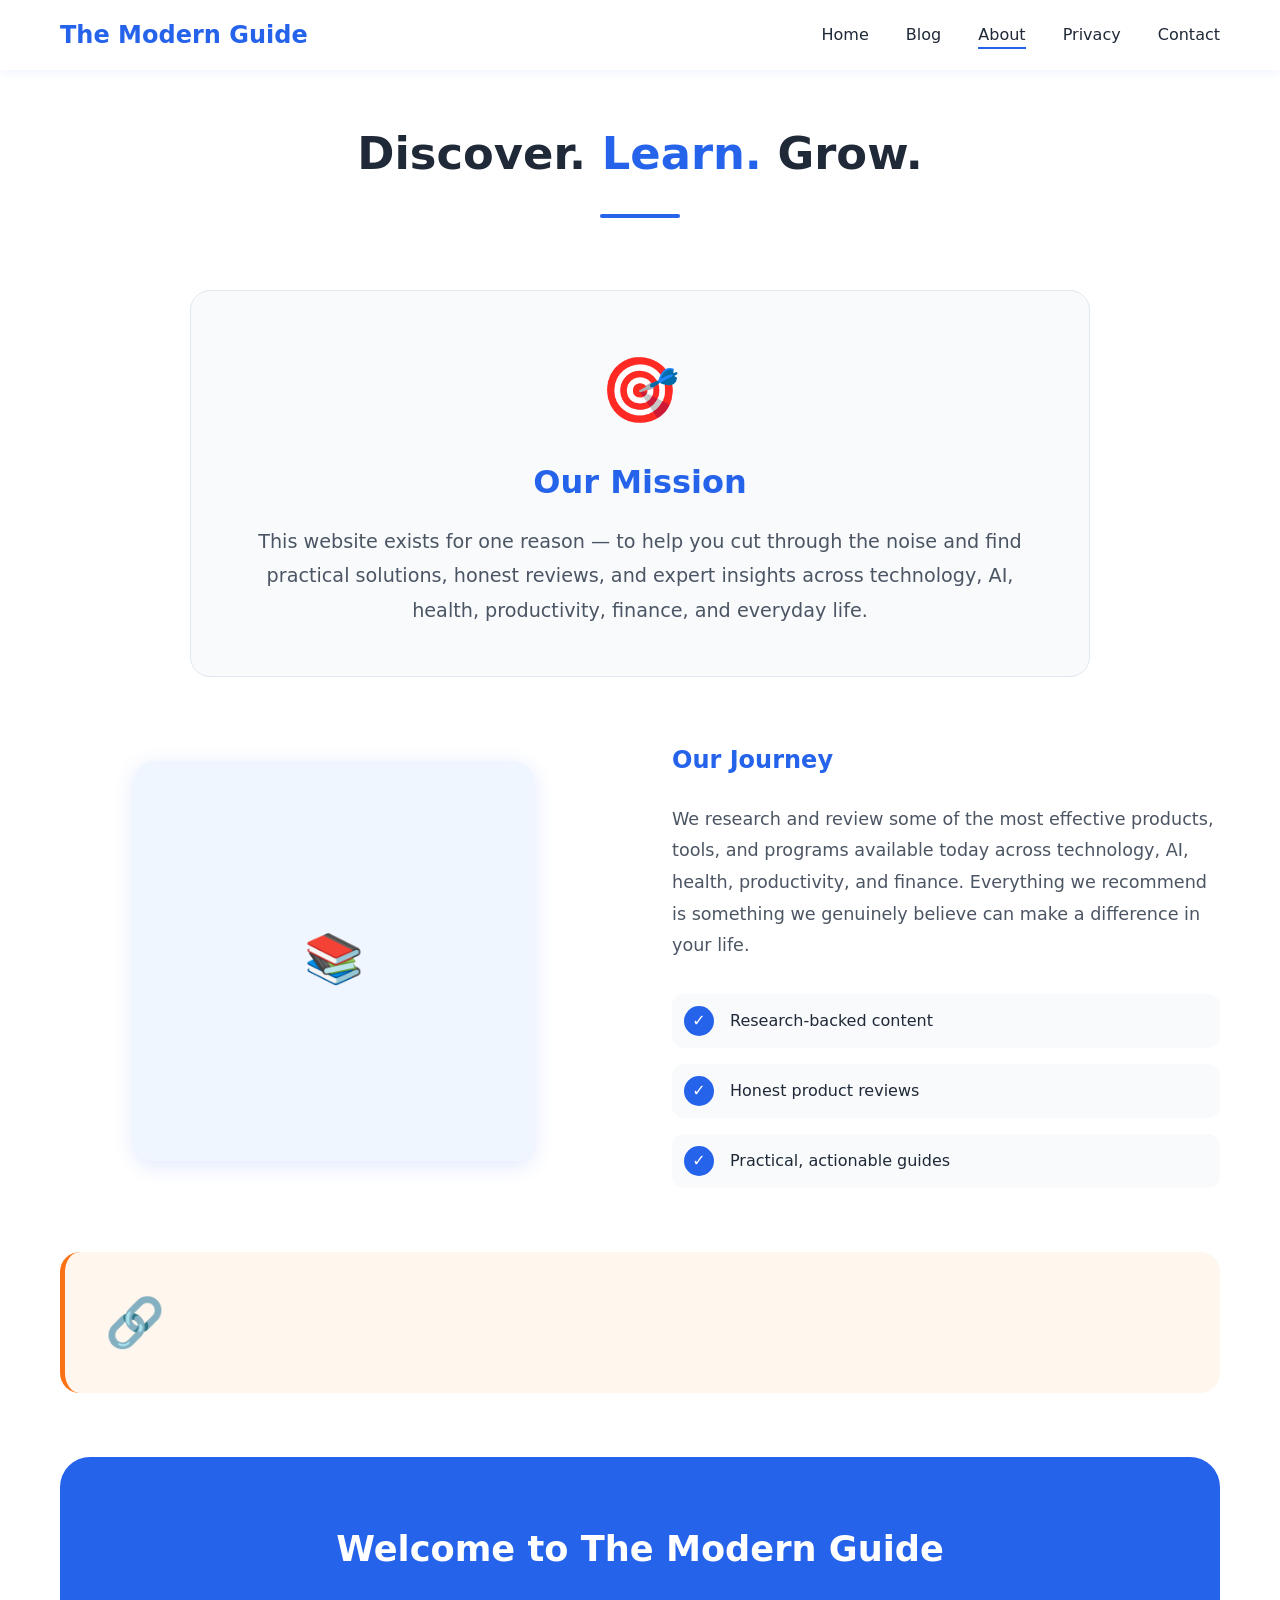
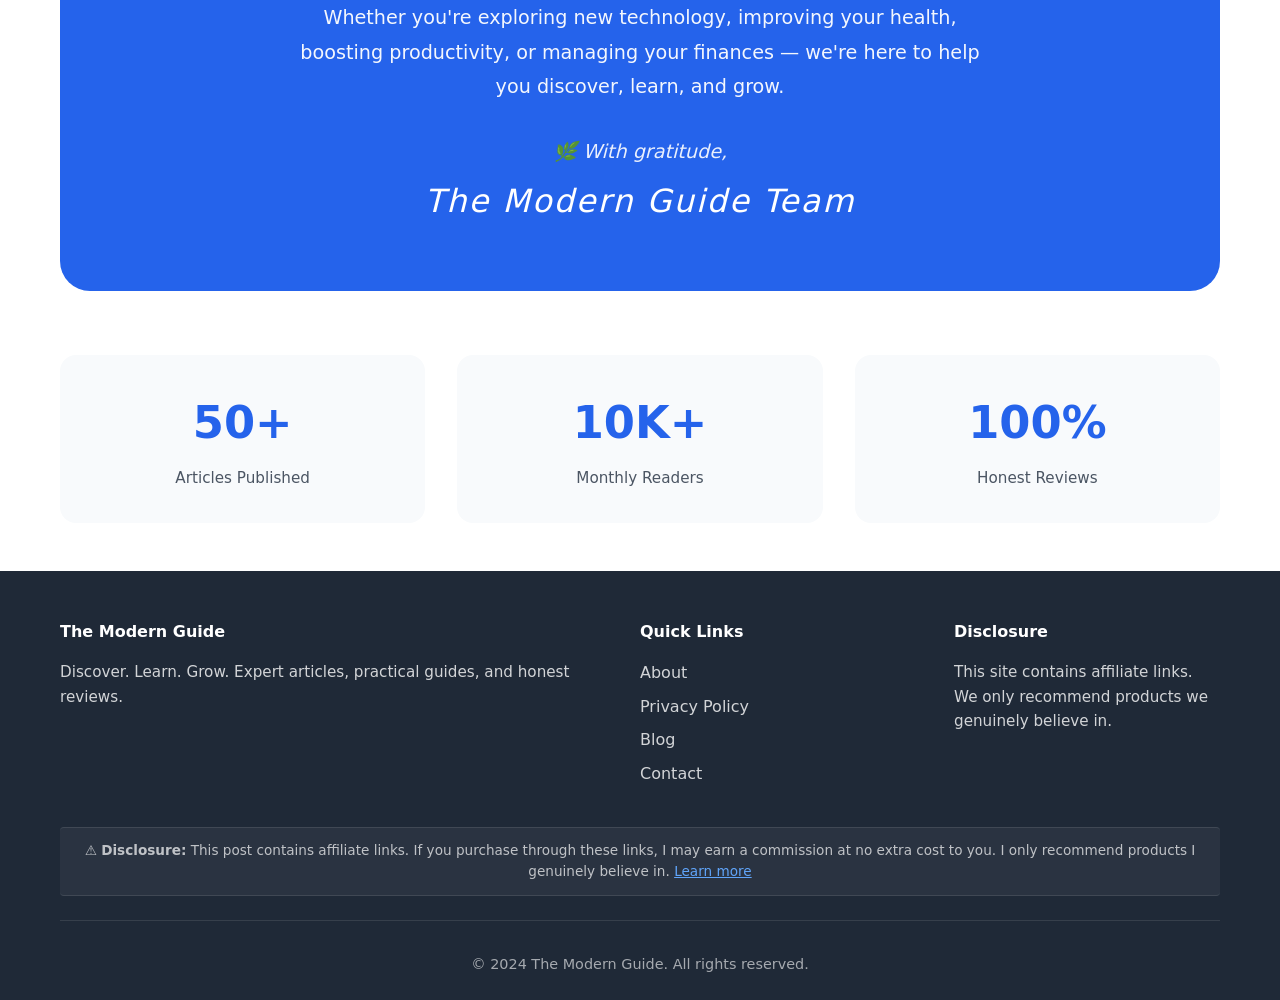
<file: about.html>
<!DOCTYPE html>
<html lang="en">
<head>
    <meta charset="UTF-8">
    <meta name="viewport" content="width=device-width, initial-scale=1.0">
    <meta name="description" content="About The Modern Guide - Discover. Learn. Grow. Expert articles, practical guides, and product reviews.">
    <title>About - The Modern Guide</title>
    
    <style>
        /* ===== MODERN GUIDE - ABOUT PAGE CSS ===== */
        * {
            margin: 0;
            padding: 0;
            box-sizing: border-box;
        }

        :root {
            --primary: #2563EB;
            --primary-hover: #1D4ED8;
            --secondary: #60A5FA;
            --accent: #F97316;
            --text: #1F2937;
            --text-light: #4B5563;
            --background: #FFFFFF;
            --light-bg: #F8FAFC;
            --gray-border: #E2E8F0;
            --shadow: 0 2px 10px rgba(37, 99, 235, 0.08);
            --shadow-hover: 0 5px 20px rgba(37, 99, 235, 0.15);
            --transition: 0.3s ease;
        }

        body {
            font-family: 'Segoe UI', system-ui, -apple-system, sans-serif;
            line-height: 1.6;
            color: var(--text);
            background: var(--background);
        }

        .container {
            max-width: 1200px;
            margin: 0 auto;
            padding: 0 20px;
        }

        .header {
            background: var(--background);
            box-shadow: var(--shadow);
            position: sticky;
            top: 0;
            z-index: 100;
            padding: 1rem 0;
        }

        .nav-container {
            max-width: 1200px;
            margin: 0 auto;
            padding: 0 20px;
            display: flex;
            justify-content: space-between;
            align-items: center;
        }

        .logo {
            font-size: 1.5rem;
            font-weight: bold;
            color: var(--primary);
            text-decoration: none;
        }

        .nav-links a {
            color: var(--text);
            text-decoration: none;
            margin-left: 2rem;
            font-weight: 500;
            transition: color var(--transition);
            position: relative;
        }

        .nav-links a::after {
            content: '';
            position: absolute;
            bottom: -5px;
            left: 0;
            width: 0;
            height: 2px;
            background: var(--primary);
            transition: width var(--transition);
        }

        .nav-links a:hover::after,
        .nav-links a.active::after {
            width: 100%;
        }

        .nav-links a:hover {
            color: var(--primary);
        }

        .about-hero {
            text-align: center;
            padding: 3rem 0 1rem;
        }

        .about-hero h1 {
            font-size: 2.8rem;
            color: var(--text);
            max-width: 800px;
            margin: 0 auto 1rem;
        }

        .about-hero h1 span {
            color: var(--primary);
        }

        .hero-divider {
            width: 80px;
            height: 4px;
            background: var(--primary);
            margin: 1.5rem auto;
            border-radius: 2px;
        }

        .mission-section {
            max-width: 900px;
            margin: 2rem auto 4rem;
        }

        .mission-card {
            background: var(--light-bg);
            padding: 3rem;
            border-radius: 20px;
            text-align: center;
            border: 1px solid var(--gray-border);
            transition: all var(--transition);
        }

        .mission-card:hover {
            transform: translateY(-5px);
            box-shadow: var(--shadow-hover);
        }

        .mission-icon {
            font-size: 4rem;
            margin-bottom: 1rem;
        }

        .mission-card h2 {
            font-size: 2rem;
            color: var(--primary);
            margin-bottom: 1rem;
        }

        .mission-text {
            font-size: 1.2rem;
            line-height: 1.8;
            color: var(--text-light);
        }

        .story-grid {
            display: grid;
            grid-template-columns: 1fr 1fr;
            gap: 4rem;
            margin-bottom: 4rem;
            align-items: center;
        }

        .story-image {
            text-align: center;
        }

        .story-image img {
            max-width: 100%;
            border-radius: 20px;
            box-shadow: var(--shadow-hover);
        }

        .story-content h2 {
            color: var(--primary);
            margin-bottom: 1.5rem;
        }

        .story-content p {
            font-size: 1.1rem;
            color: var(--text-light);
            margin-bottom: 2rem;
            line-height: 1.8;
        }

        .values-list {
            display: flex;
            flex-direction: column;
            gap: 1rem;
        }

        .value-item {
            display: flex;
            align-items: center;
            gap: 1rem;
            padding: 0.75rem;
            background: var(--light-bg);
            border-radius: 12px;
            transition: all var(--transition);
        }

        .value-item:hover {
            transform: translateX(10px);
            background: #EFF6FF;
        }

        .value-icon {
            width: 30px;
            height: 30px;
            background: var(--primary);
            color: white;
            border-radius: 50%;
            display: flex;
            align-items: center;
            justify-content: center;
            font-weight: bold;
        }

        .disclosure-card {
            background: #FFF7ED;
            padding: 2rem 2.5rem;
            border-radius: 20px;
            display: flex;
            gap: 2rem;
            align-items: center;
            margin-bottom: 4rem;
            border-left: 5px solid var(--accent);
            transition: all var(--transition);
        }

        .disclosure-card:hover {
            transform: translateX(10px);
            box-shadow: var(--shadow-hover);
        }

        .disclosure-icon {
            font-size: 3rem;
        }

        .disclosure-content h3 {
            color: #C2410C;
            margin-bottom: 0.5rem;
        }

        .disclosure-content p {
            color: #7C2D12;
            font-size: 0.95rem;
            line-height: 1.6;
        }

        .welcome-section {
            margin-bottom: 4rem;
        }

        .welcome-card {
            background: var(--primary);
            color: white;
            padding: 4rem 3rem;
            border-radius: 30px;
            text-align: center;
        }

        .welcome-card h2 {
            color: white;
            font-size: 2.2rem;
            margin-bottom: 1.5rem;
        }

        .welcome-text {
            font-size: 1.2rem;
            max-width: 700px;
            margin: 0 auto 2rem;
            opacity: 0.95;
            line-height: 1.8;
        }

        .signature-line {
            font-size: 1.2rem;
            margin-bottom: 0.5rem;
            opacity: 0.9;
            font-style: italic;
        }

        .signature {
            font-size: 2rem;
            font-weight: 300;
            font-style: italic;
            letter-spacing: 2px;
        }

        .stats-grid {
            display: grid;
            grid-template-columns: repeat(auto-fit, minmax(200px, 1fr));
            gap: 2rem;
            margin-bottom: 3rem;
            text-align: center;
        }

        .stat-item {
            background: var(--light-bg);
            padding: 2rem 1rem;
            border-radius: 16px;
            transition: all var(--transition);
        }

        .stat-item:hover {
            transform: translateY(-5px);
            box-shadow: var(--shadow-hover);
        }

        .stat-number {
            font-size: 2.8rem;
            font-weight: bold;
            color: var(--primary);
        }

        .stat-label {
            color: var(--text-light);
            font-size: 0.95rem;
            margin-top: 0.5rem;
        }

        .footer {
            background: var(--text);
            color: white;
            padding: 3rem 0 1.5rem;
        }

        .footer-grid {
            display: grid;
            grid-template-columns: 2fr 1fr 1fr;
            gap: 3rem;
            margin-bottom: 2rem;
        }

        .footer-section h4 {
            color: white;
            margin-bottom: 1rem;
        }

        .footer-section p {
            color: rgba(255,255,255,0.8);
            font-size: 0.95rem;
        }

        .footer-section a {
            color: rgba(255,255,255,0.8);
            text-decoration: none;
            display: block;
            margin-bottom: 0.5rem;
            transition: all var(--transition);
        }

        .footer-section a:hover {
            color: var(--secondary);
            transform: translateX(5px);
        }

        .footer-disclosure {
            background: rgba(255,255,255,0.05);
            border-top: 1px solid rgba(255,255,255,0.1);
            border-bottom: 1px solid rgba(255,255,255,0.1);
            padding: 0.75rem 1rem;
            margin: 1.5rem 0;
            border-radius: 4px;
            text-align: center;
        }

        .footer-disclosure p {
            margin: 0;
            color: rgba(255,255,255,0.7);
            font-size: 0.85rem;
        }

        .footer-disclosure a {
            color: var(--secondary);
            text-decoration: underline;
        }

        .copyright {
            text-align: center;
            padding-top: 2rem;
            border-top: 1px solid rgba(255,255,255,0.1);
            color: rgba(255,255,255,0.6);
            font-size: 0.9rem;
        }

        @media (max-width: 768px) {
            .nav-container {
                flex-direction: column;
                gap: 1rem;
            }

            .nav-links a {
                margin: 0 1rem;
            }

            .about-hero h1 {
                font-size: 2rem;
            }

            .story-grid {
                grid-template-columns: 1fr;
                gap: 2rem;
            }

            .disclosure-card {
                flex-direction: column;
                text-align: center;
            }

            .welcome-card {
                padding: 2rem 1.5rem;
            }

            .footer-grid {
                grid-template-columns: 1fr;
                text-align: center;
                gap: 1.5rem;
            }

            .stats-grid {
                grid-template-columns: 1fr;
            }

            .mission-card {
                padding: 2rem;
            }
        }
    </style>
</head>
<body>
    <header class="header">
        <div class="nav-container">
            <a href="index.html" class="logo">The Modern Guide</a>
            <nav class="nav-links">
                <a href="index.html">Home</a>
                <a href="blog.html">Blog</a>
                <a href="about.html" class="active">About</a>
                <a href="privacy.html">Privacy</a>
                <a href="contact.html">Contact</a>
            </nav>
        </div>
    </header>

    <main class="container">
        <div class="about-hero">
            <h1>Discover. <span>Learn.</span> Grow.</h1>
            <div class="hero-divider"></div>
        </div>

        <div class="mission-section">
            <div class="mission-card">
                <div class="mission-icon">🎯</div>
                <h2>Our Mission</h2>
                <p class="mission-text">This website exists for one reason — to help you cut through the noise and find practical solutions, honest reviews, and expert insights across technology, AI, health, productivity, finance, and everyday life.</p>
            </div>
        </div>

        <div class="story-grid">
            <div class="story-image">
                <img src="data:image/svg+xml,%3Csvg xmlns='http://www.w3.org/2000/svg' width='400' height='400' viewBox='0 0 400 400'%3E%3Crect width='400' height='400' fill='%23EFF6FF'/%3E%3Ctext x='50%25' y='50%25' text-anchor='middle' dy='.3em' fill='%232563EB' font-size='48'%3E📚%3C/text%3E%3C/svg%3E" alt="Learning journey" loading="lazy" width="400" height="400">
            </div>
            <div class="story-content">
                <h2>Our Journey</h2>
                <p>We research and review some of the most effective products, tools, and programs available today across technology, AI, health, productivity, and finance. Everything we recommend is something we genuinely believe can make a difference in your life.</p>
                <div class="values-list">
                    <div class="value-item">
                        <span class="value-icon">✓</span>
                        <span>Research-backed content</span>
                    </div>
                    <div class="value-item">
                        <span class="value-icon">✓</span>
                        <span>Honest product reviews</span>
                    </div>
                    <div class="value-item">
                        <span class="value-icon">✓</span>
                        <span>Practical, actionable guides</span>
                    </div>
                </div>
            </div>
        </div>

        <div class="disclosure-card">
            <div class="disclosure-icon">🔗</div>
            
        </div>

        <div class="welcome-section">
            <div class="welcome-card">
                <h2>Welcome to The Modern Guide</h2>
                <p class="welcome-text">Whether you're exploring new technology, improving your health, boosting productivity, or managing your finances — we're here to help you discover, learn, and grow.</p>
                <div class="signature-line">🌿 With gratitude,</div>
                <div class="signature">The Modern Guide Team</div>
            </div>
        </div>

        <div class="stats-grid">
            <div class="stat-item">
                <div class="stat-number">50+</div>
                <div class="stat-label">Articles Published</div>
            </div>
            <div class="stat-item">
                <div class="stat-number">10K+</div>
                <div class="stat-label">Monthly Readers</div>
            </div>
            <div class="stat-item">
                <div class="stat-number">100%</div>
                <div class="stat-label">Honest Reviews</div>
            </div>
        </div>
    </main>

    <footer class="footer">
        <div class="container">
            <div class="footer-grid">
                <div class="footer-section">
                    <h4>The Modern Guide</h4>
                    <p>Discover. Learn. Grow. Expert articles, practical guides, and honest reviews.</p>
                </div>
                <div class="footer-section">
                    <h4>Quick Links</h4>
                    <a href="about.html">About</a>
                    <a href="privacy.html">Privacy Policy</a>
                    <a href="blog.html">Blog</a>
                    <a href="contact.html">Contact</a>
                </div>
                <div class="footer-section">
                    <h4>Disclosure</h4>
                    <p>This site contains affiliate links. We only recommend products we genuinely believe in.</p>
                </div>
            </div>

            <div class="footer-disclosure">
                <p>⚠️ <strong>Disclosure:</strong> This post contains affiliate links. If you purchase through these links, I may earn a commission at no extra cost to you. I only recommend products I genuinely believe in. <a href="privacy.html">Learn more</a></p>
            </div>

            <div class="copyright">
                <p>&copy; 2024 The Modern Guide. All rights reserved.</p>
            </div>
        </div>
    </footer>
</body>
</html>
</file>
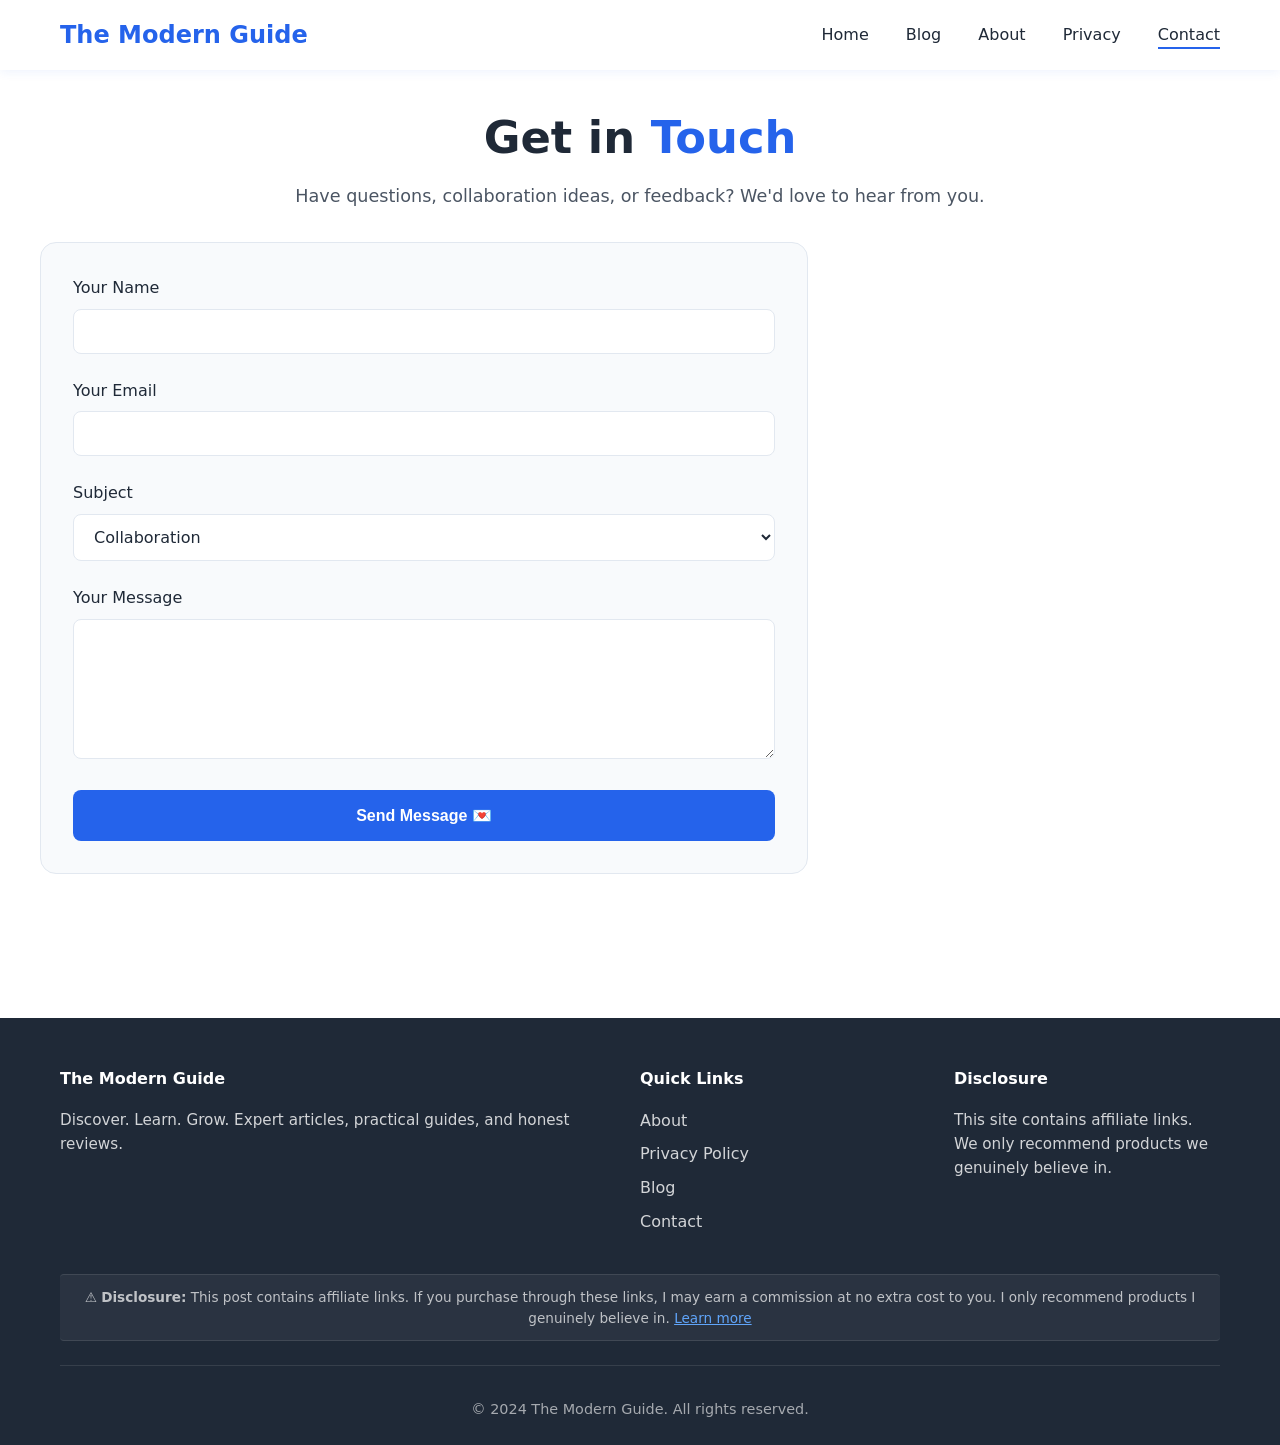
<file: contact.html>
<!DOCTYPE html>
<html lang="en">
<head>
    <meta charset="UTF-8">
    <meta name="viewport" content="width=device-width, initial-scale=1.0">
    <meta name="description" content="Get in touch with The Modern Guide. Have questions, collaboration ideas, or feedback? We'd love to hear from you.">
    <title>Contact - The Modern Guide</title>
    
    <style>
        /* ===== MODERN GUIDE - CONTACT PAGE CSS ===== */
        * {
            margin: 0;
            padding: 0;
            box-sizing: border-box;
        }

        :root {
            --primary: #2563EB;
            --primary-hover: #1D4ED8;
            --secondary: #60A5FA;
            --accent: #F97316;
            --text: #1F2937;
            --text-light: #4B5563;
            --background: #FFFFFF;
            --light-bg: #F8FAFC;
            --gray-border: #E2E8F0;
            --shadow: 0 2px 10px rgba(37, 99, 235, 0.08);
            --shadow-hover: 0 5px 20px rgba(37, 99, 235, 0.15);
            --transition: 0.3s ease;
        }

        body {
            font-family: 'Segoe UI', system-ui, -apple-system, sans-serif;
            line-height: 1.6;
            color: var(--text);
            background: var(--background);
        }

        .container {
            max-width: 1200px;
            margin: 0 auto;
            padding: 0 20px;
        }

        .header {
            background: var(--background);
            box-shadow: var(--shadow);
            position: sticky;
            top: 0;
            z-index: 100;
            padding: 1rem 0;
        }

        .nav-container {
            max-width: 1200px;
            margin: 0 auto;
            padding: 0 20px;
            display: flex;
            justify-content: space-between;
            align-items: center;
        }

        .logo {
            font-size: 1.5rem;
            font-weight: bold;
            color: var(--primary);
            text-decoration: none;
            transition: all var(--transition);
        }

        .logo:hover {
            color: var(--primary-hover);
        }

        .nav-links a {
            color: var(--text);
            text-decoration: none;
            margin-left: 2rem;
            font-weight: 500;
            transition: all var(--transition);
            position: relative;
        }

        .nav-links a::after {
            content: '';
            position: absolute;
            bottom: -5px;
            left: 0;
            width: 0;
            height: 2px;
            background: var(--primary);
            transition: width var(--transition);
        }

        .nav-links a:hover::after,
        .nav-links a.active::after {
            width: 100%;
        }

        .nav-links a:hover {
            color: var(--primary);
        }

        .contact-page {
            padding: 2rem 0 3rem;
        }

        .contact-header {
            text-align: center;
            margin-bottom: 2rem;
        }

        .contact-header h1 {
            font-size: 2.8rem;
            color: var(--text);
            margin-bottom: 0.5rem;
        }

        .contact-header h1 span {
            color: var(--primary);
        }

        .contact-header p {
            color: var(--text-light);
            font-size: 1.1rem;
        }

        .contact-wrapper {
            display: grid;
            grid-template-columns: 2fr 1fr;
            gap: 3rem;
            margin-bottom: 3rem;
        }

        .contact-form {
            background: var(--light-bg);
            padding: 2rem;
            border-radius: 16px;
            border: 1px solid var(--gray-border);
        }

        .form-group {
            margin-bottom: 1.5rem;
        }

        .form-group label {
            display: block;
            margin-bottom: 0.5rem;
            font-weight: 500;
            color: var(--text);
        }

        .form-group input,
        .form-group select,
        .form-group textarea {
            width: 100%;
            padding: 0.75rem 1rem;
            border: 1px solid var(--gray-border);
            border-radius: 8px;
            font-size: 1rem;
            font-family: inherit;
            background: white;
            color: var(--text);
            transition: all var(--transition);
        }

        .form-group input:focus,
        .form-group select:focus,
        .form-group textarea:focus {
            outline: none;
            border-color: var(--primary);
            box-shadow: 0 0 0 3px rgba(37, 99, 235, 0.1);
        }

        .submit-btn {
            background: var(--primary);
            color: white;
            padding: 1rem 2rem;
            border: none;
            border-radius: 8px;
            cursor: pointer;
            font-size: 1rem;
            font-weight: 600;
            width: 100%;
            transition: all var(--transition);
        }

        .submit-btn:hover {
            background: var(--primary-hover);
            transform: translateY(-2px);
            box-shadow: var(--shadow-hover);
        }

        .form-status {
            margin-top: 1rem;
            padding: 0.75rem;
            border-radius: 8px;
            text-align: center;
            display: none;
        }

        .form-status.success {
            background: #D1FAE5;
            color: #065F46;
            display: block;
        }

        .form-status.error {
            background: #FEE2E2;
            color: #991B1B;
            display: block;
        }

        .contact-info {
            background: var(--light-bg);
            padding: 2rem;
            border-radius: 16px;
            border: 1px solid var(--gray-border);
        }

        .contact-info h3 {
            color: var(--primary);
            margin-bottom: 1.5rem;
        }

        .info-item {
            display: flex;
            align-items: center;
            gap: 1rem;
            margin-bottom: 1.5rem;
        }

        .info-icon {
            font-size: 1.5rem;
        }

        .info-item p {
            color: var(--text-light);
        }

        .social-links {
            display: flex;
            gap: 1rem;
            margin-top: 2rem;
            flex-wrap: wrap;
        }

        .social-links a {
            background: var(--primary);
            color: white;
            padding: 0.5rem 1rem;
            border-radius: 8px;
            text-decoration: none;
            transition: all var(--transition);
        }

        .social-links a:hover {
            background: var(--primary-hover);
            transform: translateY(-2px);
        }

        .footer {
            background: var(--text);
            color: white;
            padding: 3rem 0 1.5rem;
            margin-top: 3rem;
        }

        .footer-grid {
            display: grid;
            grid-template-columns: 2fr 1fr 1fr;
            gap: 3rem;
            margin-bottom: 2rem;
        }

        .footer-section h4 {
            color: white;
            margin-bottom: 1rem;
        }

        .footer-section p {
            color: rgba(255,255,255,0.8);
            font-size: 0.95rem;
            line-height: 1.6;
        }

        .footer-section a {
            color: rgba(255,255,255,0.8);
            text-decoration: none;
            display: block;
            margin-bottom: 0.5rem;
            transition: all var(--transition);
        }

        .footer-section a:hover {
            color: var(--secondary);
            transform: translateX(5px);
        }

        .footer-disclosure {
            background: rgba(255,255,255,0.05);
            border-top: 1px solid rgba(255,255,255,0.1);
            border-bottom: 1px solid rgba(255,255,255,0.1);
            padding: 0.75rem 1rem;
            margin: 1.5rem 0;
            border-radius: 4px;
            text-align: center;
        }

        .footer-disclosure p {
            margin: 0;
            color: rgba(255,255,255,0.7);
            font-size: 0.85rem;
            line-height: 1.5;
        }

        .footer-disclosure a {
            color: var(--secondary);
            text-decoration: underline;
        }

        .footer-disclosure a:hover {
            color: white;
        }

        .copyright {
            text-align: center;
            padding-top: 2rem;
            border-top: 1px solid rgba(255,255,255,0.1);
            color: rgba(255,255,255,0.6);
            font-size: 0.9rem;
        }

        @media (max-width: 768px) {
            .nav-container {
                flex-direction: column;
                gap: 1rem;
            }

            .nav-links a {
                margin: 0 1rem;
            }

            .contact-header h1 {
                font-size: 2rem;
            }

            .contact-wrapper {
                grid-template-columns: 1fr;
                gap: 2rem;
            }

            .footer-grid {
                grid-template-columns: 1fr;
                text-align: center;
                gap: 1.5rem;
            }

            .social-links {
                justify-content: center;
            }
        }

        @media (max-width: 480px) {
            .contact-form {
                padding: 1.5rem;
            }

            .contact-info {
                padding: 1.5rem;
            }
        }
    </style>
</head>
<body>
    <header class="header">
        <div class="nav-container">
            <a href="index.html" class="logo">The Modern Guide</a>
            <nav class="nav-links">
                <a href="index.html">Home</a>
                <a href="blog.html">Blog</a>
                <a href="about.html">About</a>
                <a href="privacy.html">Privacy</a>
                <a href="contact.html" class="active">Contact</a>
            </nav>
        </div>
    </header>

    <main class="container contact-page">
        <div class="contact-header">
            <h1>Get in <span>Touch</span></h1>
            <p>Have questions, collaboration ideas, or feedback? We'd love to hear from you.</p>
        </div>
        
        <div class="contact-wrapper">
            <form class="contact-form" id="contactForm" action="https://formspree.io/f/xdalrqrp" method="POST">
                <div class="form-group">
                    <label for="name">Your Name</label>
                    <input type="text" id="name" name="name" required>
                </div>
                
                <div class="form-group">
                    <label for="email">Your Email</label>
                    <input type="email" id="email" name="email" required>
                </div>
                
                <div class="form-group">
                    <label for="subject">Subject</label>
                    <select id="subject" name="subject">
                        <option>Collaboration</option>
                        <option>Question about a post</option>
                        <option>Feedback</option>
                        <option>Just saying hi</option>
                        <option>Other</option>
                    </select>
                </div>
                
                <div class="form-group">
                    <label for="message">Your Message</label>
                    <textarea id="message" name="message" rows="6" required></textarea>
                </div>
                
                <input type="text" name="_gotcha" style="display:none">
                <input type="hidden" name="_next" value="https://yourdomain.com/thank-you.html">
                <input type="hidden" name="_subject" value="New message from The Modern Guide">
                
                <button type="submit" class="submit-btn">Send Message 💌</button>
                <div id="formStatus" class="form-status"></div>
            </form>
            
            
        </div>
    </main>

    <footer class="footer">
        <div class="container">
            <div class="footer-grid">
                <div class="footer-section">
                    <h4>The Modern Guide</h4>
                    <p>Discover. Learn. Grow. Expert articles, practical guides, and honest reviews.</p>
                </div>
                <div class="footer-section">
                    <h4>Quick Links</h4>
                    <a href="about.html">About</a>
                    <a href="privacy.html">Privacy Policy</a>
                    <a href="blog.html">Blog</a>
                    <a href="contact.html">Contact</a>
                </div>
                <div class="footer-section">
                    <h4>Disclosure</h4>
                    <p>This site contains affiliate links. We only recommend products we genuinely believe in.</p>
                </div>
            </div>

            <div class="footer-disclosure">
                <p>⚠️ <strong>Disclosure:</strong> This post contains affiliate links. If you purchase through these links, I may earn a commission at no extra cost to you. I only recommend products I genuinely believe in. <a href="privacy.html">Learn more</a></p>
            </div>

            <div class="copyright">
                <p>&copy; 2024 The Modern Guide. All rights reserved.</p>
            </div>
        </div>
    </footer>

    <script>
        const form = document.getElementById('contactForm');
        const statusDiv = document.getElementById('formStatus');
        
        if (form) {
            form.addEventListener('submit', async function(e) {
                e.preventDefault();
                
                statusDiv.textContent = 'Sending...';
                statusDiv.className = 'form-status';
                
                const formData = new FormData(form);
                
                try {
                    const response = await fetch(form.action, {
                        method: 'POST',
                        body: formData,
                        headers: { 'Accept': 'application/json' }
                    });
                    
                    if (response.ok) {
                        statusDiv.textContent = '✅ Message sent successfully! We\'ll get back to you soon.';
                        statusDiv.className = 'form-status success';
                        form.reset();
                    } else {
                        throw new Error('Form submission failed');
                    }
                } catch (error) {
                    statusDiv.textContent = '❌ Something went wrong. Please email us directly at hello@themodernguide.com';
                    statusDiv.className = 'form-status error';
                }
                
                setTimeout(() => {
                    statusDiv.style.display = 'none';
                }, 5000);
            });
        }
    </script>
</body>
</html>
</file>
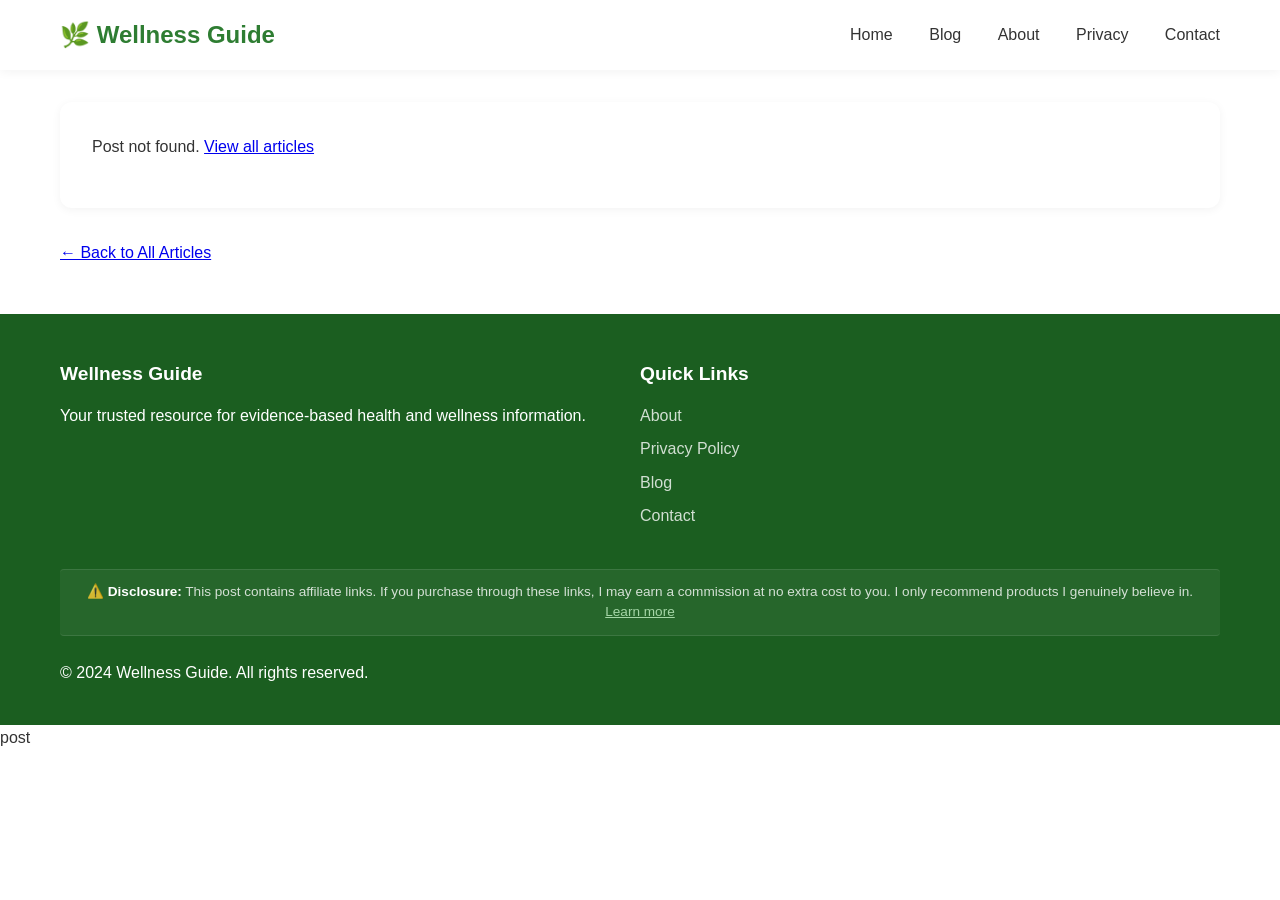
<file: post.html>
<!DOCTYPE html>
<html lang="en">
<head>
    <meta charset="UTF-8">
    <meta name="viewport" content="width=device-width, initial-scale=1.0">
    <meta name="description" content="Read our detailed health and wellness articles.">
    <title>Blog Post - Wellness Guide</title>
    <link rel="stylesheet" href="style.css">  <!-- ✅ FIXED: Changed from stylesheet.css -->
</head>
<body>
    <header class="header">
        <div class="nav-container">
            <a href="index.html" class="logo">🌿 Wellness Guide</a>
            <nav class="nav-links">
                <a href="index.html">Home</a>
                <a href="blog.html">Blog</a>
                <a href="about.html">About</a>
                <a href="privacy.html">Privacy</a>
                <a href="contact.html">Contact</a>
            </nav>
        </div>
    </header>

    <main class="container">
       

        <article id="post-content" class="single-post"></article>
        
        <div class="post-navigation">
            <a href="blog.html" class="back-home">← Back to All Articles</a>
        </div>
    </main>

    <footer class="footer">
        <div class="container">
            <div class="footer-grid">
                <div class="footer-section">
                    <h4>Wellness Guide</h4>
                    <p>Your trusted resource for evidence-based health and wellness information.</p>
                </div>
                <div class="footer-section">
                    <h4>Quick Links</h4>
                    <a href="about.html">About</a>
                    <a href="privacy.html">Privacy Policy</a>
                    <a href="blog.html">Blog</a>
                    <a href="contact.html">Contact</a>
                </div>
            </div>
             <div class="footer-disclosure">
            <p>⚠️ <strong>Disclosure:</strong> This post contains affiliate links. If you purchase through these links, I may earn a commission at no extra cost to you. I only recommend products I genuinely believe in. <a href="privacy.html">Learn more</a></p>
        </div>
            <div class="copyright">
                <p>&copy; 2024 Wellness Guide. All rights reserved.</p>
            </div>
        </div>
    </footer>

    <script src="script.js" defer></script>
</body>
</html> post
</file>
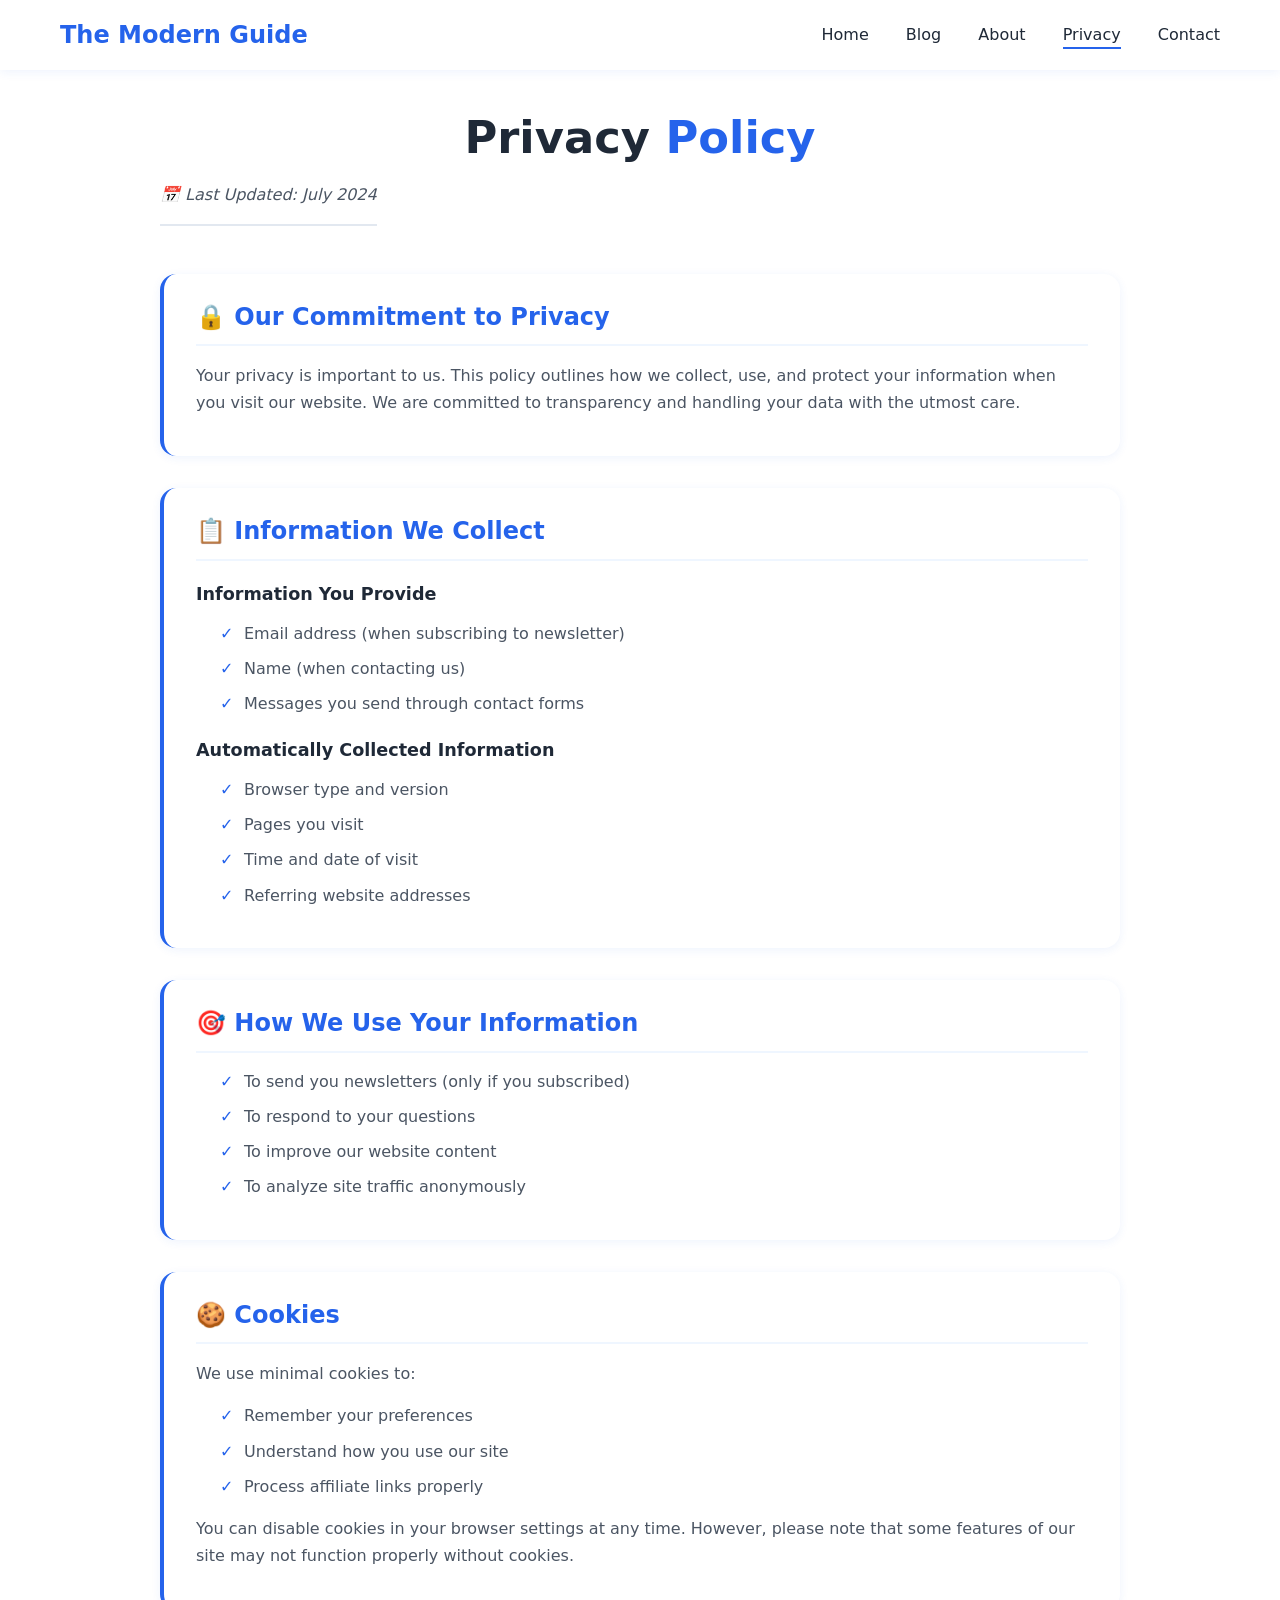
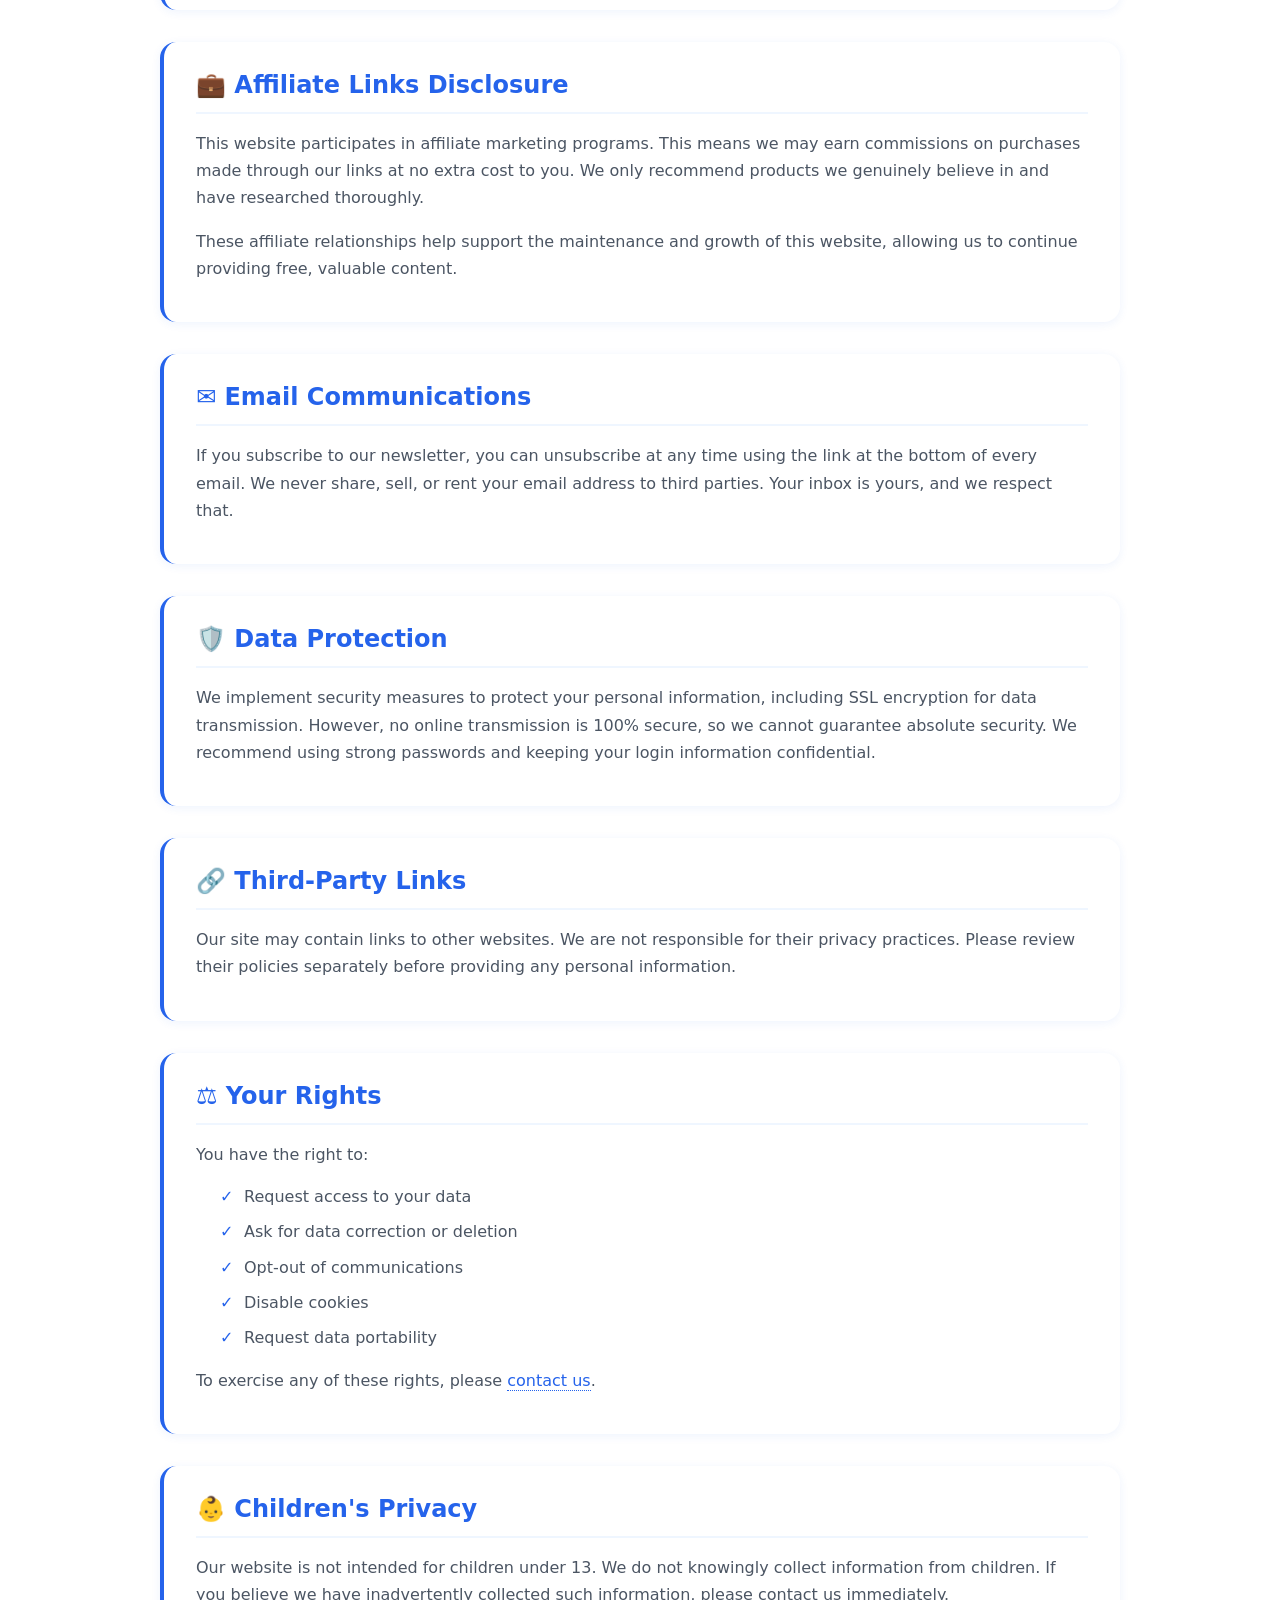
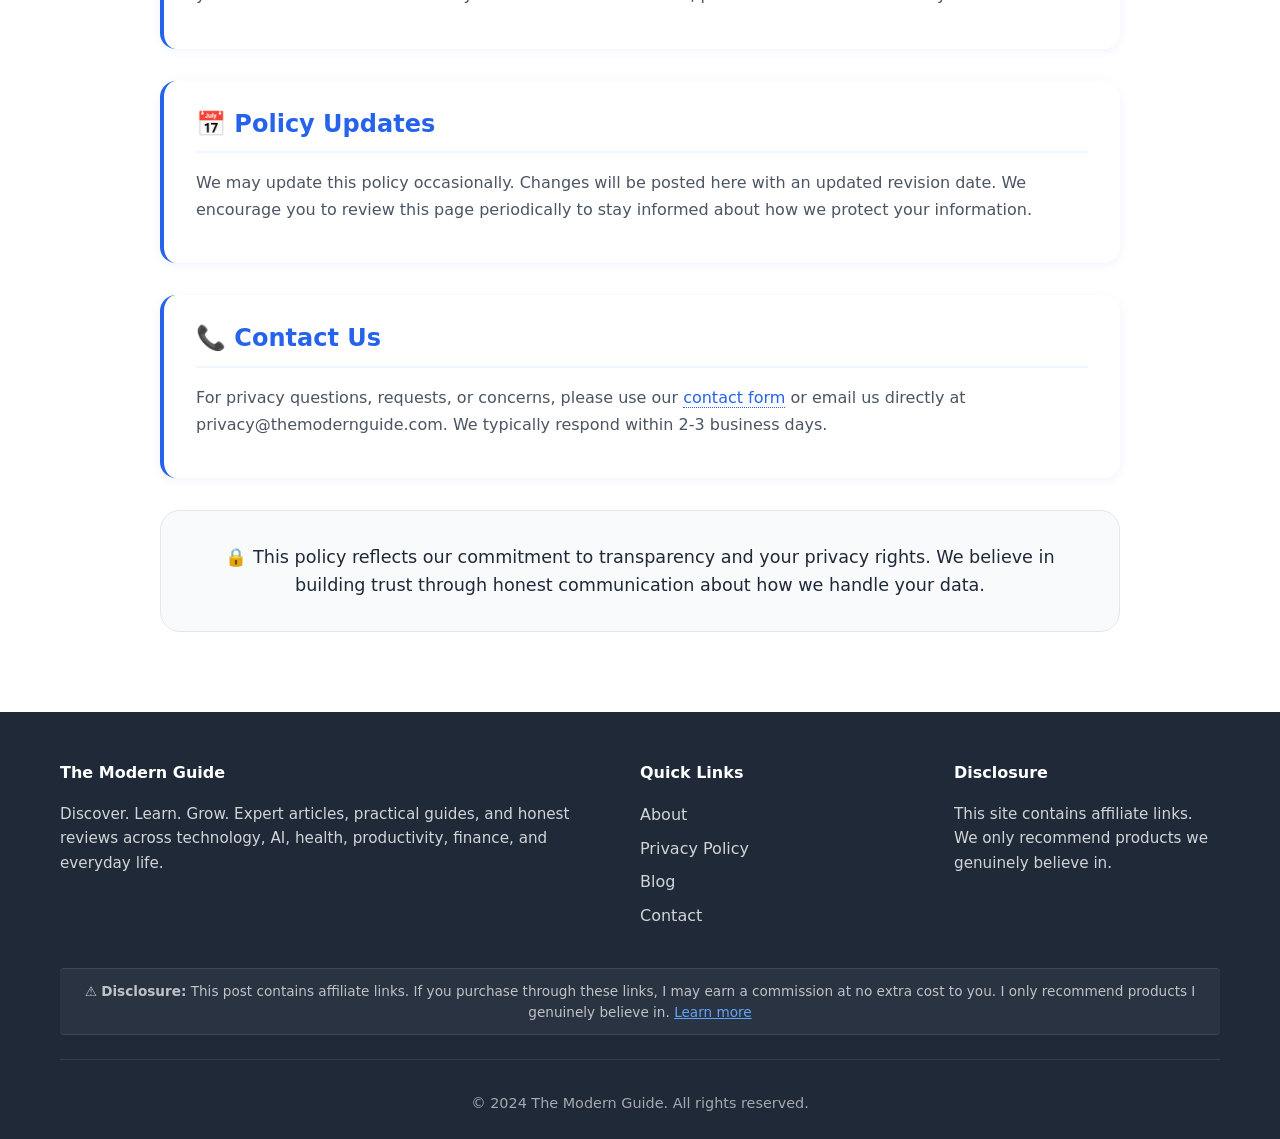
<file: privacy.html>
<!DOCTYPE html>
<html lang="en">
<head>
    <meta charset="UTF-8">
    <meta name="viewport" content="width=device-width, initial-scale=1.0">
    <meta name="description" content="Privacy Policy - The Modern Guide. Learn how we handle your information with care and transparency.">
    <title>Privacy Policy - The Modern Guide</title>
    
    <style>
        /* ===== MODERN GUIDE - PRIVACY PAGE CSS ===== */
        * {
            margin: 0;
            padding: 0;
            box-sizing: border-box;
        }

        :root {
            --primary: #2563EB;
            --primary-hover: #1D4ED8;
            --secondary: #60A5FA;
            --accent: #F97316;
            --text: #1F2937;
            --text-light: #4B5563;
            --background: #FFFFFF;
            --light-bg: #F8FAFC;
            --gray-border: #E2E8F0;
            --shadow: 0 2px 10px rgba(37, 99, 235, 0.08);
            --shadow-hover: 0 5px 20px rgba(37, 99, 235, 0.15);
            --transition: 0.3s ease;
        }

        body {
            font-family: 'Segoe UI', system-ui, -apple-system, sans-serif;
            line-height: 1.6;
            color: var(--text);
            background: var(--background);
        }

        .container {
            max-width: 1200px;
            margin: 0 auto;
            padding: 0 20px;
        }

        .header {
            background: var(--background);
            box-shadow: var(--shadow);
            position: sticky;
            top: 0;
            z-index: 100;
            padding: 1rem 0;
        }

        .nav-container {
            max-width: 1200px;
            margin: 0 auto;
            padding: 0 20px;
            display: flex;
            justify-content: space-between;
            align-items: center;
        }

        .logo {
            font-size: 1.5rem;
            font-weight: bold;
            color: var(--primary);
            text-decoration: none;
            transition: all var(--transition);
        }

        .logo:hover {
            color: var(--primary-hover);
        }

        .nav-links a {
            color: var(--text);
            text-decoration: none;
            margin-left: 2rem;
            font-weight: 500;
            transition: all var(--transition);
            position: relative;
        }

        .nav-links a::after {
            content: '';
            position: absolute;
            bottom: -5px;
            left: 0;
            width: 0;
            height: 2px;
            background: var(--primary);
            transition: width var(--transition);
        }

        .nav-links a:hover::after,
        .nav-links a.active::after {
            width: 100%;
        }

        .nav-links a:hover {
            color: var(--primary);
        }

        .privacy-page {
            max-width: 1000px;
            margin: 0 auto;
            padding: 2rem 20px;
            animation: fadeIn 0.6s ease-out;
        }

        @keyframes fadeIn {
            from { opacity: 0; transform: translateY(30px); }
            to { opacity: 1; transform: translateY(0); }
        }

        .page-title {
            font-size: 2.8rem;
            color: var(--text);
            margin-bottom: 0.5rem;
            text-align: center;
        }

        .page-title span {
            color: var(--primary);
        }

        .last-updated {
            text-align: center;
            color: var(--text-light);
            font-style: italic;
            margin-bottom: 3rem;
            padding-bottom: 1rem;
            border-bottom: 2px solid var(--gray-border);
            display: inline-block;
            width: auto;
            margin-left: auto;
            margin-right: auto;
        }

        .privacy-section {
            background: white;
            margin-bottom: 2rem;
            padding: 1.5rem 2rem;
            border-radius: 16px;
            box-shadow: var(--shadow);
            transition: all var(--transition);
            border-left: 4px solid var(--primary);
        }

        .privacy-section:hover {
            transform: translateX(8px);
            box-shadow: var(--shadow-hover);
            border-left-width: 6px;
        }

        .privacy-section h2 {
            color: var(--primary);
            font-size: 1.5rem;
            margin-bottom: 1rem;
            padding-bottom: 0.5rem;
            border-bottom: 2px solid #EFF6FF;
        }

        .privacy-section h3 {
            color: var(--text);
            font-size: 1.1rem;
            margin: 1.2rem 0 0.8rem;
        }

        .privacy-section p {
            color: var(--text-light);
            line-height: 1.7;
            margin-bottom: 1rem;
        }

        .privacy-section ul {
            margin-left: 1.5rem;
            margin-bottom: 1rem;
            list-style-type: none;
        }

        .privacy-section li {
            margin-bottom: 0.6rem;
            color: var(--text-light);
            position: relative;
            padding-left: 1.5rem;
        }

        .privacy-section li::before {
            content: '✓';
            color: var(--primary);
            position: absolute;
            left: 0;
            font-weight: bold;
        }

        .privacy-section a {
            color: var(--primary);
            text-decoration: none;
            font-weight: 500;
            border-bottom: 1px dotted var(--primary);
            transition: all var(--transition);
        }

        .privacy-section a:hover {
            color: var(--primary-hover);
            border-bottom: 1px solid var(--primary-hover);
        }

        .privacy-note {
            background: var(--light-bg);
            padding: 2rem;
            border-radius: 20px;
            margin-top: 2rem;
            text-align: center;
            border: 1px solid var(--gray-border);
            transition: all var(--transition);
        }

        .privacy-note:hover {
            transform: scale(1.02);
            box-shadow: var(--shadow-hover);
        }

        .privacy-note p {
            color: var(--text);
            font-size: 1.1rem;
            font-weight: 500;
        }

        .privacy-note p::before {
            content: '🔒 ';
        }

        .footer {
            background: var(--text);
            color: white;
            padding: 3rem 0 1.5rem;
            margin-top: 3rem;
        }

        .footer-grid {
            display: grid;
            grid-template-columns: 2fr 1fr 1fr;
            gap: 3rem;
            margin-bottom: 2rem;
        }

        .footer-section h4 {
            color: white;
            margin-bottom: 1rem;
        }

        .footer-section p {
            color: rgba(255,255,255,0.8);
            font-size: 0.95rem;
            line-height: 1.6;
        }

        .footer-section a {
            color: rgba(255,255,255,0.8);
            text-decoration: none;
            display: block;
            margin-bottom: 0.5rem;
            transition: all var(--transition);
        }

        .footer-section a:hover {
            color: var(--secondary);
            transform: translateX(5px);
        }

        .footer-disclosure {
            background: rgba(255,255,255,0.05);
            border-top: 1px solid rgba(255,255,255,0.1);
            border-bottom: 1px solid rgba(255,255,255,0.1);
            padding: 0.75rem 1rem;
            margin: 1.5rem 0;
            border-radius: 4px;
            text-align: center;
        }

        .footer-disclosure p {
            margin: 0;
            color: rgba(255,255,255,0.7);
            font-size: 0.85rem;
            line-height: 1.5;
        }

        .footer-disclosure a {
            color: var(--secondary);
            text-decoration: underline;
        }

        .footer-disclosure a:hover {
            color: white;
        }

        .copyright {
            text-align: center;
            padding-top: 2rem;
            border-top: 1px solid rgba(255,255,255,0.1);
            color: rgba(255,255,255,0.6);
            font-size: 0.9rem;
        }

        @media (max-width: 768px) {
            .nav-container {
                flex-direction: column;
                gap: 1rem;
            }

            .nav-links a {
                margin: 0 1rem;
            }

            .page-title {
                font-size: 2rem;
            }

            .privacy-section {
                padding: 1rem 1.2rem;
            }

            .footer-grid {
                grid-template-columns: 1fr;
                text-align: center;
                gap: 1.5rem;
            }

            .privacy-note p {
                font-size: 0.95rem;
            }
        }

        @media (max-width: 480px) {
            .page-title {
                font-size: 1.6rem;
            }

            .privacy-section {
                padding: 0.8rem 1rem;
            }

            .privacy-section li {
                font-size: 0.9rem;
            }
        }
    </style>
</head>
<body>
    <header class="header">
        <div class="nav-container">
            <a href="index.html" class="logo">The Modern Guide</a>
            <nav class="nav-links">
                <a href="index.html">Home</a>
                <a href="blog.html">Blog</a>
                <a href="about.html">About</a>
                <a href="privacy.html" class="active">Privacy</a>
                <a href="contact.html">Contact</a>
            </nav>
        </div>
    </header>

    <main class="container privacy-page">
        <h1 class="page-title">Privacy <span>Policy</span></h1>
        <p class="last-updated">📅 Last Updated: July 2024</p>

        <div class="privacy-section">
            <h2>🔒 Our Commitment to Privacy</h2>
            <p>Your privacy is important to us. This policy outlines how we collect, use, and protect your information when you visit our website. We are committed to transparency and handling your data with the utmost care.</p>
        </div>

        <div class="privacy-section">
            <h2>📋 Information We Collect</h2>
            <h3>Information You Provide</h3>
            <ul>
                <li>Email address (when subscribing to newsletter)</li>
                <li>Name (when contacting us)</li>
                <li>Messages you send through contact forms</li>
            </ul>
            
            <h3>Automatically Collected Information</h3>
            <ul>
                <li>Browser type and version</li>
                <li>Pages you visit</li>
                <li>Time and date of visit</li>
                <li>Referring website addresses</li>
            </ul>
        </div>

        <div class="privacy-section">
            <h2>🎯 How We Use Your Information</h2>
            <ul>
                <li>To send you newsletters (only if you subscribed)</li>
                <li>To respond to your questions</li>
                <li>To improve our website content</li>
                <li>To analyze site traffic anonymously</li>
            </ul>
        </div>

        <div class="privacy-section">
            <h2>🍪 Cookies</h2>
            <p>We use minimal cookies to:</p>
            <ul>
                <li>Remember your preferences</li>
                <li>Understand how you use our site</li>
                <li>Process affiliate links properly</li>
            </ul>
            <p>You can disable cookies in your browser settings at any time. However, please note that some features of our site may not function properly without cookies.</p>
        </div>

        <div class="privacy-section">
            <h2>💼 Affiliate Links Disclosure</h2>
            <p>This website participates in affiliate marketing programs. This means we may earn commissions on purchases made through our links at no extra cost to you. We only recommend products we genuinely believe in and have researched thoroughly.</p>
            <p>These affiliate relationships help support the maintenance and growth of this website, allowing us to continue providing free, valuable content.</p>
        </div>

        <div class="privacy-section">
            <h2>✉️ Email Communications</h2>
            <p>If you subscribe to our newsletter, you can unsubscribe at any time using the link at the bottom of every email. We never share, sell, or rent your email address to third parties. Your inbox is yours, and we respect that.</p>
        </div>

        <div class="privacy-section">
            <h2>🛡️ Data Protection</h2>
            <p>We implement security measures to protect your personal information, including SSL encryption for data transmission. However, no online transmission is 100% secure, so we cannot guarantee absolute security. We recommend using strong passwords and keeping your login information confidential.</p>
        </div>

        <div class="privacy-section">
            <h2>🔗 Third-Party Links</h2>
            <p>Our site may contain links to other websites. We are not responsible for their privacy practices. Please review their policies separately before providing any personal information.</p>
        </div>

        <div class="privacy-section">
            <h2>⚖️ Your Rights</h2>
            <p>You have the right to:</p>
            <ul>
                <li>Request access to your data</li>
                <li>Ask for data correction or deletion</li>
                <li>Opt-out of communications</li>
                <li>Disable cookies</li>
                <li>Request data portability</li>
            </ul>
            <p>To exercise any of these rights, please <a href="contact.html">contact us</a>.</p>
        </div>

        <div class="privacy-section">
            <h2>👶 Children's Privacy</h2>
            <p>Our website is not intended for children under 13. We do not knowingly collect information from children. If you believe we have inadvertently collected such information, please contact us immediately.</p>
        </div>

        <div class="privacy-section">
            <h2>📅 Policy Updates</h2>
            <p>We may update this policy occasionally. Changes will be posted here with an updated revision date. We encourage you to review this page periodically to stay informed about how we protect your information.</p>
        </div>

        <div class="privacy-section">
            <h2>📞 Contact Us</h2>
            <p>For privacy questions, requests, or concerns, please use our <a href="contact.html">contact form</a> or email us directly at privacy@themodernguide.com. We typically respond within 2-3 business days.</p>
        </div>

        <div class="privacy-note">
            <p>This policy reflects our commitment to transparency and your privacy rights. We believe in building trust through honest communication about how we handle your data.</p>
        </div>
    </main>

    <footer class="footer">
        <div class="container">
            <div class="footer-grid">
                <div class="footer-section">
                    <h4>The Modern Guide</h4>
                    <p>Discover. Learn. Grow. Expert articles, practical guides, and honest reviews across technology, AI, health, productivity, finance, and everyday life.</p>
                </div>
                <div class="footer-section">
                    <h4>Quick Links</h4>
                    <a href="about.html">About</a>
                    <a href="privacy.html">Privacy Policy</a>
                    <a href="blog.html">Blog</a>
                    <a href="contact.html">Contact</a>
                </div>
                <div class="footer-section">
                    <h4>Disclosure</h4>
                    <p>This site contains affiliate links. We only recommend products we genuinely believe in.</p>
                </div>
            </div>

            <div class="footer-disclosure">
                <p>⚠️ <strong>Disclosure:</strong> This post contains affiliate links. If you purchase through these links, I may earn a commission at no extra cost to you. I only recommend products I genuinely believe in. <a href="privacy.html">Learn more</a></p>
            </div>

            <div class="copyright">
                <p>&copy; 2024 The Modern Guide. All rights reserved.</p>
            </div>
        </div>
    </footer>
</body>
</html>
</file>
<file: style.css>
* {
    margin: 0;
    padding: 0;
    box-sizing: border-box;
}

:root {
    --primary: #2E7D32;      /* Calm green */
    --primary-light: #4CAF50;
    --primary-dark: #1B5E20;
    --text: #333333;
    --text-light: #666666;
    --background: #FFFFFF;
    --gray-light: #F5F5F5;
    --gray-border: #EEEEEE;
    --success: #4CAF50;
    --warning: #FF9800;
    --shadow: 0 2px 10px rgba(0,0,0,0.05);
    --shadow-hover: 0 5px 20px rgba(0,0,0,0.1);
    --transition-slow: 0.8s cubic-bezier(0.25, 0.46, 0.45, 0.94);
    --transition-medium: 0.6s cubic-bezier(0.25, 0.46, 0.45, 0.94);
    --parallax-speed: 0.5;
}

/* Smooth scrolling for the whole page */
html {
    scroll-behavior: smooth;
}

body {
    font-family: -apple-system, BlinkMacSystemFont, 'Segoe UI', Roboto, Oxygen, Ubuntu, Cantarell, sans-serif;
    line-height: 1.6;
    color: var(--text);
    background: var(--background);
    overflow-x: hidden;
}

.container {
    max-width: 1200px;
    margin: 0 auto;
    padding: 0 20px;
}

/* ===== TYPOGRAPHY ===== */
h1, h2, h3, h4 {
    line-height: 1.3;
    margin-bottom: 1rem;
    color: var(--primary-dark);
}

h1 { font-size: 2.5rem; }
h2 { font-size: 2rem; }
h3 { font-size: 1.5rem; }
h4 { font-size: 1.25rem; }

p { margin-bottom: 1rem; }

/* ===== HEADER & NAVIGATION with smooth transition ===== */
.header {
    background: var(--background);
    box-shadow: var(--shadow);
    position: sticky;
    top: 0;
    z-index: 100;
    padding: 1rem 0;
    transition: all var(--transition-medium);
}

.header:hover {
    box-shadow: 0 4px 20px rgba(0,0,0,0.1);
}

.nav-container {
    max-width: 1200px;
    margin: 0 auto;
    padding: 0 20px;
    display: flex;
    justify-content: space-between;
    align-items: center;
}

.logo {
    font-size: 1.5rem;
    font-weight: bold;
    color: var(--primary);
    text-decoration: none;
    transition: all var(--transition-medium);
    display: inline-block;
}

.logo:hover {
    color: var(--primary-dark);
    transform: scale(1.05);
    text-shadow: 0 2px 10px rgba(46,125,50,0.2);
}

.nav-links a {
    color: var(--text);
    text-decoration: none;
    margin-left: 2rem;
    font-weight: 500;
    transition: all var(--transition-medium);
    padding-bottom: 3px;
    position: relative;
}

.nav-links a::after {
    content: '';
    position: absolute;
    bottom: 0;
    left: 0;
    width: 0;
    height: 2px;
    background: var(--primary);
    transition: width var(--transition-medium);
}

.nav-links a:hover::after,
.nav-links a.active::after {
    width: 100%;
}

.nav-links a:hover {
    color: var(--primary);
    transform: translateY(-2px);
}

/* ===== PARALLAX HERO SECTION ===== */
.hero {
    background: linear-gradient(135deg, #E8F5E8 0%, #C8E6C9 100%);
    padding: 4rem 0;
    text-align: center;
    position: relative;
    overflow: hidden;
}

.hero::before {
    content: '';
    position: absolute;
    top: 0;
    left: 0;
    right: 0;
    bottom: 0;
    background: url('data:image/svg+xml,<svg xmlns="http://www.w3.org/2000/svg" viewBox="0 0 200 200"><circle cx="50" cy="50" r="40" fill="white" opacity="0.1"/><circle cx="150" cy="120" r="30" fill="white" opacity="0.08"/></svg>');
    background-repeat: repeat;
    animation: floatBackground 20s linear infinite;
}

@keyframes floatBackground {
    0% { transform: translate(0, 0); }
    100% { transform: translate(50px, 50px); }
}

.hero h1 {
    font-size: 3rem;
    margin-bottom: 1rem;
    color: var(--primary-dark);
    max-width: 800px;
    margin-left: auto;
    margin-right: auto;
    animation: fadeInUp 0.8s ease-out;
}

.hero p {
    font-size: 1.25rem;
    color: var(--text-light);
    max-width: 600px;
    margin: 0 auto;
    animation: fadeInUp 1s ease-out;
}

/* ===== SECTION TITLES with scale effect ===== */
.section-title {
    text-align: center;
    margin: 3rem 0 2rem;
    position: relative;
    transition: all var(--transition-medium);
}

.section-title:hover {
    transform: scale(1.02);
}

.section-title:after {
    content: '';
    display: block;
    width: 60px;
    height: 3px;
    background: var(--primary);
    margin: 1rem auto;
    transition: width var(--transition-medium);
}

.section-title:hover:after {
    width: 100px;
}

/* ===== POSTS GRID with zoom and scale ===== */
.posts-grid {
    display: grid;
    grid-template-columns: repeat(auto-fit, minmax(300px, 1fr));
    gap: 2rem;
    margin-bottom: 3rem;
}

.post-card {
    background: var(--background);
    border-radius: 12px;
    overflow: hidden;
    box-shadow: var(--shadow);
    transition: all var(--transition-slow);
    border: 1px solid var(--gray-border);
    position: relative;
}

.post-card:hover {
    transform: translateY(-10px) scale(1.02);
    box-shadow: var(--shadow-hover);
}

.post-image {
    height: 200px;
    background-size: cover;
    background-position: center;
    background-color: var(--gray-light);
    transition: transform var(--transition-slow);
    overflow: hidden;
}

.post-card:hover .post-image {
    transform: scale(1.1);
}

.post-content {
    padding: 1.5rem;
    transition: all var(--transition-medium);
}

.post-card:hover .post-content {
    transform: translateY(-5px);
}

.post-category {
    display: inline-block;
    background: var(--primary-light);
    color: white;
    padding: 0.25rem 0.75rem;
    border-radius: 20px;
    font-size: 0.85rem;
    font-weight: 500;
    margin-bottom: 0.75rem;
    transition: all var(--transition-medium);
}

.post-category:hover {
    transform: scale(1.05);
    background: var(--primary-dark);
}

.post-title {
    margin: 0.5rem 0;
    font-size: 1.3rem;
}

.post-title a {
    text-decoration: none;
    color: var(--primary-dark);
    transition: all var(--transition-medium);
    display: inline-block;
}

.post-title a:hover {
    color: var(--primary);
    transform: translateX(5px);
}

.post-meta {
    font-size: 0.9rem;
    color: var(--text-light);
    margin-bottom: 1rem;
    display: flex;
    align-items: center;
    gap: 1rem;
}

.post-excerpt {
    color: var(--text-light);
    margin-bottom: 1rem;
}

.read-more {
    display: inline-block;
    color: var(--primary);
    text-decoration: none;
    font-weight: 500;
    transition: all var(--transition-medium);
    position: relative;
}

.read-more::after {
    content: '→';
    margin-left: 5px;
    opacity: 0;
    transition: all var(--transition-medium);
}

.read-more:hover {
    padding-left: 5px;
}

.read-more:hover::after {
    opacity: 1;
    margin-left: 10px;
}

/* ===== CATEGORIES SECTION with layered depth ===== */
.categories {
    background: var(--gray-light);
    padding: 3rem 0;
    position: relative;
    overflow: hidden;
}

.categories::before {
    content: '';
    position: absolute;
    top: -50px;
    left: -50px;
    width: 200px;
    height: 200px;
    background: radial-gradient(circle, rgba(46,125,50,0.05) 0%, transparent 70%);
    border-radius: 50%;
    animation: floatSlow 15s ease-in-out infinite;
}

@keyframes floatSlow {
    0%, 100% { transform: translate(0, 0); }
    50% { transform: translate(50px, 30px); }
}

.category-grid {
    display: grid;
    grid-template-columns: repeat(auto-fit, minmax(250px, 1fr));
    gap: 2rem;
    margin-top: 2rem;
}

.category-card {
    background: var(--background);
    padding: 2rem;
    border-radius: 12px;
    text-align: center;
    transition: all var(--transition-slow);
    border: 1px solid var(--gray-border);
    position: relative;
    overflow: hidden;
}

.category-card::before {
    content: '';
    position: absolute;
    top: 0;
    left: -100%;
    width: 100%;
    height: 100%;
    background: linear-gradient(90deg, transparent, rgba(46,125,50,0.1), transparent);
    transition: left var(--transition-slow);
}

.category-card:hover::before {
    left: 100%;
}

.category-card:hover {
    transform: translateY(-10px) scale(1.03);
    box-shadow: var(--shadow-hover);
}

.category-icon {
    font-size: 3rem;
    margin-bottom: 1rem;
    transition: all var(--transition-medium);
    display: inline-block;
}

.category-card:hover .category-icon {
    transform: scale(1.2) rotate(5deg);
}

.category-card h3 {
    color: var(--primary-dark);
    margin-bottom: 0.5rem;
}

.category-card p {
    color: var(--text-light);
    font-size: 0.95rem;
}

/* ===== TRUST SECTION with parallax elements ===== */
.trust-section {
    padding: 3rem 0;
    position: relative;
    overflow: hidden;
}

.trust-grid {
    display: grid;
    grid-template-columns: repeat(auto-fit, minmax(200px, 1fr));
    gap: 2rem;
    text-align: center;
}

.trust-item {
    padding: 1.5rem;
    transition: all var(--transition-medium);
}

.trust-item:hover {
    transform: translateY(-5px);
}

.trust-icon {
    font-size: 2.5rem;
    margin-bottom: 1rem;
    display: block;
    transition: all var(--transition-medium);
}

.trust-item:hover .trust-icon {
    transform: scale(1.2);
    animation: bounce 0.6s ease;
}

@keyframes bounce {
    0%, 100% { transform: scale(1); }
    50% { transform: scale(1.3); }
}

/* ===== NEWSLETTER with cinematic feel ===== */
.newsletter {
    background: linear-gradient(135deg, var(--primary) 0%, var(--primary-light) 100%);
    color: white;
    padding: 3rem 0;
    text-align: center;
    position: relative;
    overflow: hidden;
}

.newsletter::before {
    content: '';
    position: absolute;
    top: -50%;
    left: -50%;
    width: 200%;
    height: 200%;
    background: radial-gradient(circle, rgba(255,255,255,0.1) 0%, transparent 70%);
    animation: rotateSlow 30s linear infinite;
}

@keyframes rotateSlow {
    0% { transform: rotate(0deg); }
    100% { transform: rotate(360deg); }
}

.newsletter h3 {
    color: white;
    font-size: 1.8rem;
    margin-bottom: 0.5rem;
    animation: fadeInUp 0.8s ease-out;
}

.newsletter p {
    margin-bottom: 1.5rem;
    opacity: 0.95;
}

.newsletter-form {
    display: flex;
    max-width: 500px;
    margin: 0 auto 1rem;
    gap: 0.5rem;
}

.newsletter-form input {
    flex: 1;
    padding: 0.75rem 1rem;
    border: none;
    border-radius: 8px;
    font-size: 1rem;
    transition: all var(--transition-medium);
}

.newsletter-form input:focus {
    outline: none;
    transform: scale(1.02);
    box-shadow: 0 0 0 3px rgba(255,255,255,0.3);
}

.newsletter-form button {
    padding: 0.75rem 2rem;
    background: var(--primary-dark);
    color: white;
    border: none;
    border-radius: 8px;
    cursor: pointer;
    font-size: 1rem;
    font-weight: 500;
    transition: all var(--transition-medium);
}

.newsletter-form button:hover {
    background: #0D3C0D;
    transform: scale(1.05);
}

/* ===== ABOUT PAGE enhanced ===== */
.about-hero {
    text-align: center;
    padding: 3rem 0 1rem;
    animation: fadeInUp 0.8s ease-out;
}

.about-hero h1 {
    color: var(--primary-dark);
    font-size: 2.5rem;
    max-width: 800px;
    margin: 0 auto 1rem;
}

.hero-divider {
    width: 100px;
    height: 4px;
    background: var(--primary);
    margin: 2rem auto;
    transition: width var(--transition-medium);
}

.about-hero:hover .hero-divider {
    width: 150px;
}

.mission-section {
    max-width: 800px;
    margin: 0 auto 3rem;
    perspective: 1000px;
}

.mission-card {
    background: linear-gradient(135deg, #E8F5E8, #F1F8F1);
    padding: 3rem;
    border-radius: 20px;
    text-align: center;
    border: 1px solid var(--primary-light);
    transition: all var(--transition-slow);
}

.mission-card:hover {
    transform: rotateX(5deg) translateY(-10px);
    box-shadow: 0 20px 40px rgba(0,0,0,0.1);
}

.mission-icon {
    font-size: 4rem;
    margin-bottom: 1rem;
    transition: all var(--transition-medium);
}

.mission-card:hover .mission-icon {
    transform: scale(1.2) rotate(10deg);
}

/* Story Grid with layering effect */
.story-grid {
    display: grid;
    grid-template-columns: 1fr 1fr;
    gap: 3rem;
    margin-bottom: 3rem;
    align-items: center;
}

.story-image {
    text-align: center;
    position: relative;
    overflow: hidden;
    border-radius: 20px;
    transition: all var(--transition-slow);
}

/* Layer 1 - Background layer */
.story-image::before {
    content: '';
    position: absolute;
    top: -10%;
    left: -10%;
    width: 120%;
    height: 120%;
    background: radial-gradient(circle, rgba(46,125,50,0.1) 0%, transparent 70%);
    z-index: -1;
    opacity: 0;
    transition: opacity var(--transition-medium);
}

/* Layer 2 - Image layer */
.story-image img {
    max-width: 100%;
    border-radius: 20px;
    box-shadow: var(--shadow-hover);
    transition: all var(--transition-slow);
    position: relative;
    z-index: 1;
}

/* Layer 3 - Foreground glow effect */
.story-image::after {
    content: '';
    position: absolute;
    top: 0;
    left: 0;
    width: 100%;
    height: 100%;
    background: linear-gradient(135deg, rgba(46,125,50,0.2) 0%, transparent 50%);
    opacity: 0;
    transition: opacity var(--transition-medium);
    z-index: 2;
    pointer-events: none;
}

.story-image:hover::before {
    opacity: 1;
}

.story-image:hover::after {
    opacity: 1;
}

.story-image:hover img {
    transform: scale(1.05);
}

.story-content h2 {
    color: var(--primary-dark);
    margin-bottom: 1.5rem;
    transition: all var(--transition-medium);
}

.story-content:hover h2 {
    transform: translateX(5px);
}

.story-content p {
    font-size: 1.1rem;
    margin-bottom: 2rem;
}

.values-list {
    display: flex;
    flex-direction: column;
    gap: 1rem;
}

.value-item {
    display: flex;
    align-items: center;
    gap: 1rem;
    transition: all var(--transition-medium);
    cursor: pointer;
}

.value-item:hover {
    transform: translateX(10px);
}

.value-icon {
    color: var(--primary);
    font-weight: bold;
    font-size: 1.2rem;
    transition: all var(--transition-medium);
}

.value-item:hover .value-icon {
    transform: scale(1.2);
}

/* Disclosure Card with depth */
.disclosure-card {
    background: #FFF8E1;
    padding: 2rem;
    border-radius: 12px;
    display: flex;
    gap: 1.5rem;
    align-items: flex-start;
    margin-bottom: 3rem;
    border-left: 4px solid var(--warning);
    transition: all var(--transition-slow);
    position: relative;
    overflow: hidden;
}

.disclosure-card:hover {
    transform: translateX(5px) translateY(-5px);
    box-shadow: 0 10px 30px rgba(0,0,0,0.1);
}

.disclosure-card::before {
    content: '';
    position: absolute;
    top: 0;
    right: -100%;
    width: 100%;
    height: 100%;
    background: linear-gradient(90deg, transparent, rgba(255,152,0,0.1), transparent);
    transition: right var(--transition-slow);
}

.disclosure-card:hover::before {
    right: 100%;
}

.disclosure-icon {
    font-size: 2rem;
    transition: all var(--transition-medium);
}

.disclosure-card:hover .disclosure-icon {
    transform: scale(1.2) rotate(10deg);
}

/* Welcome Section with parallax */
.welcome-section {
    margin-bottom: 3rem;
    perspective: 1000px;
}

.welcome-card {
    background: var(--primary);
    color: white;
    padding: 3rem;
    border-radius: 20px;
    text-align: center;
    transition: all var(--transition-slow);
}

.welcome-card:hover {
    transform: translateY(-10px) rotateX(5deg);
    box-shadow: 0 30px 50px rgba(0,0,0,0.2);
}

.welcome-card h2 {
    color: white;
    margin-bottom: 1.5rem;
}

/* Stats with scale effect */
.stats-grid {
    display: grid;
    grid-template-columns: repeat(auto-fit, minmax(150px, 1fr));
    gap: 2rem;
    margin-bottom: 2rem;
    text-align: center;
}

.stat-item {
    transition: all var(--transition-slow);
    padding: 1rem;
    border-radius: 12px;
}

.stat-item:hover {
    transform: scale(1.1);
    background: var(--gray-light);
}

.stat-number {
    font-size: 2.5rem;
    font-weight: bold;
    color: var(--primary);
    transition: all var(--transition-medium);
}

.stat-item:hover .stat-number {
    transform: scale(1.05);
    text-shadow: 0 2px 10px rgba(46,125,50,0.3);
}

/* ===== SINGLE POST PAGE enhancements ===== */
.single-post {
    background: var(--background);
    border-radius: 12px;
    padding: 2rem;
    margin: 2rem 0;
    box-shadow: var(--shadow);
    transition: all var(--transition-slow);
}

.single-post:hover {
    transform: translateY(-5px);
    box-shadow: var(--shadow-hover);
}

.post-header {
    text-align: center;
    margin-bottom: 2rem;
}

.post-header h1 {
    font-size: 2.5rem;
    color: var(--primary-dark);
    margin: 1rem 0;
    transition: all var(--transition-medium);
}

.post-header:hover h1 {
    transform: scale(1.02);
}

/* Full width images that expand on scroll */
.post-featured-image {
    width: 100%;
    height: 400px;
    background-size: cover;
    background-position: center;
    background-color: var(--gray-light);
    margin: 2rem 0;
    border-radius: 12px;
    transition: all var(--transition-slow);
    cursor: pointer;
    position: relative;
    overflow: hidden;
}

.post-featured-image:hover {
    transform: scale(1.02);
    box-shadow: 0 20px 40px rgba(0,0,0,0.2);
}

.post-body {
    font-size: 1.1rem;
    line-height: 1.8;
    color: var(--text);
}

/* ===== AFFILIATE DISCLOSURE BANNER ===== */
.affiliate-disclosure-banner {
    background-color: #FFF8E1;
    border-left: 4px solid #FF9800;
    padding: 1rem 1.5rem;
    margin-bottom: 2rem;
    border-radius: 0 8px 8px 0;
    font-size: 0.95rem;
    box-shadow: 0 2px 4px rgba(0,0,0,0.05);
    transition: all var(--transition-medium);
    cursor: pointer;
}

.affiliate-disclosure-banner:hover {
    transform: translateX(5px);
    box-shadow: 0 5px 15px rgba(0,0,0,0.1);
}

/* ===== FOOTER ===== */
.footer {
    background: var(--primary-dark);
    color: white;
    padding: 3rem 0 1.5rem;
    margin-top: 3rem;
}

.footer-grid {
    display: grid;
    grid-template-columns: 2fr 1fr 1fr;
    gap: 3rem;
    margin-bottom: 2rem;
}

.footer-section h4 {
    color: white;
    margin-bottom: 1rem;
    font-size: 1.2rem;
    transition: all var(--transition-medium);
}

.footer-section h4:hover {
    transform: translateX(5px);
}

.footer-section a {
    color: rgba(255,255,255,0.8);
    text-decoration: none;
    display: block;
    margin-bottom: 0.5rem;
    transition: all var(--transition-medium);
}

.footer-section a:hover {
    color: white;
    transform: translateX(5px);
}

/* ===== ANIMATION KEYFRAMES ===== */
@keyframes fadeInUp {
    from {
        opacity: 0;
        transform: translateY(30px);
    }
    to {
        opacity: 1;
        transform: translateY(0);
    }
}

@keyframes fadeInScale {
    from {
        opacity: 0;
        transform: scale(0.9);
    }
    to {
        opacity: 1;
        transform: scale(1);
    }
}

/* Scroll-triggered animation class */
.fade-in-scroll {
    opacity: 0;
    transform: translateY(30px);
    transition: all 0.8s ease-out;
}

.fade-in-scroll.visible {
    opacity: 1;
    transform: translateY(0);
}

/* ===== RESPONSIVE DESIGN ===== */
@media (max-width: 768px) {
    h1 { font-size: 2rem; }
    h2 { font-size: 1.5rem; }
    
    .nav-container {
        flex-direction: column;
        gap: 0.5rem;
    }
    
    .nav-links a {
        margin: 0 0.5rem;
        font-size: 0.9rem;
    }
    
    .hero h1 {
        font-size: 2rem;
    }
    
    .hero p {
        font-size: 1rem;
    }
    
    .story-grid {
        grid-template-columns: 1fr;
        gap: 2rem;
    }
    
    .footer-grid {
        grid-template-columns: 1fr;
        gap: 2rem;
        text-align: center;
    }
    
    .newsletter-form {
        flex-direction: column;
        padding: 0 20px;
    }
    
    .post-header h1 {
        font-size: 1.8rem;
    }
    
    .post-featured-image {
        height: 250px;
    }
    
    .disclosure-card {
        flex-direction: column;
        text-align: center;
    }
}

@media (max-width: 480px) {
    .container {
        padding: 0 15px;
    }
    
    .post-card {
        margin-bottom: 1rem;
    }
    
    .category-card {
        padding: 1.5rem;
    }
}
/* ===== CONTACT PAGE STYLES (ADD TO EXISTING style.css) ===== */
.contact-form {
    background: #f9f9f9;
    padding: 2rem;
    border-radius: 12px;
}

.contact-form input,
.contact-form select,
.contact-form textarea {
    width: 100%;
    padding: 0.75rem;
    border: 1px solid #ddd;
    border-radius: 8px;
    font-size: 1rem;
    transition: border-color 0.3s;
}

.contact-form input:focus,
.contact-form select:focus,
.contact-form textarea:focus {
    outline: none;
    border-color: var(--primary);
}

.submit-btn {
    background: var(--primary);
    color: white;
    padding: 1rem 2rem;
    border: none;
    border-radius: 8px;
    cursor: pointer;
    font-size: 1rem;
    font-weight: 500;
    width: 100%;
    transition: background 0.3s;
}

.submit-btn:hover {
    background: var(--primary-dark);
}

/* Newsletter form fix - ensure it works */
.newsletter-form input {
    background: white !important;
    color: #333 !important;
    border: none !important;
    pointer-events: auto !important;
}

.newsletter-form button {
    cursor: pointer !important;
    pointer-events: auto !important;
}
/* Additional image styling */
.post-card .post-image {
    height: 200px;
    background-size: cover;
    background-position: center;
    transition: transform 0.5s ease;
}

.post-card:hover .post-image {
    transform: scale(1.05);
}

.post-featured-image {
    transition: transform 0.5s ease;
}

.post-featured-image:hover {
    transform: scale(1.02);
}

.affiliate-recommendation {
    background: #f5f5f5;
    padding: 1.5rem;
    border-radius: 12px;
    margin: 2rem 0;
    overflow: hidden;
    border: 1px solid #e0e0e0;
}

.affiliate-recommendation img {
    object-fit: cover;
}

.affiliate-button {
    display: inline-block;
    background: #2E7D32;
    color: white;
    padding: 10px 20px;
    border-radius: 8px;
    text-decoration: none;
    font-weight: 500;
    margin-top: 10px;
    transition: background 0.3s;
}

.affiliate-button:hover {
    background: #1B5E20;
}

/* Mobile responsive for images */
@media (max-width: 768px) {
    .affiliate-recommendation img {
        width: 60px !important;
        height: 60px !important;
        margin-bottom: 1rem;
        float: none !important;
        display: block;
        margin-right: 0 !important;
    }
    
    .affiliate-recommendation h4 {
        margin-top: 0.5rem;
    }
}
/* ===== FOOTER DISCLOSURE ===== */
.footer-disclosure {
    background: rgba(255, 255, 255, 0.05);
    border-top: 1px solid rgba(255, 255, 255, 0.1);
    border-bottom: 1px solid rgba(255, 255, 255, 0.1);
    padding: 0.75rem 1rem;
    margin: 1.5rem 0;
    border-radius: 4px;
    text-align: center;
}

.footer-disclosure p {
    margin: 0;
    color: rgba(255, 255, 255, 0.8);
    font-size: 0.85rem;
    line-height: 1.5;
}

.footer-disclosure strong {
    color: #fff;
}

.footer-disclosure a {
    color: #A5D6A7;
    text-decoration: underline;
    transition: color 0.3s ease;
}

.footer-disclosure a:hover {
    color: #fff;
}

/* Mobile responsive for footer disclosure */
@media (max-width: 768px) {
    .footer-disclosure {
        padding: 0.5rem 0.75rem;
        margin: 1rem 0;
    }
    
    .footer-disclosure p {
        font-size: 0.75rem;
        line-height: 1.4;
    }
}
</file>
